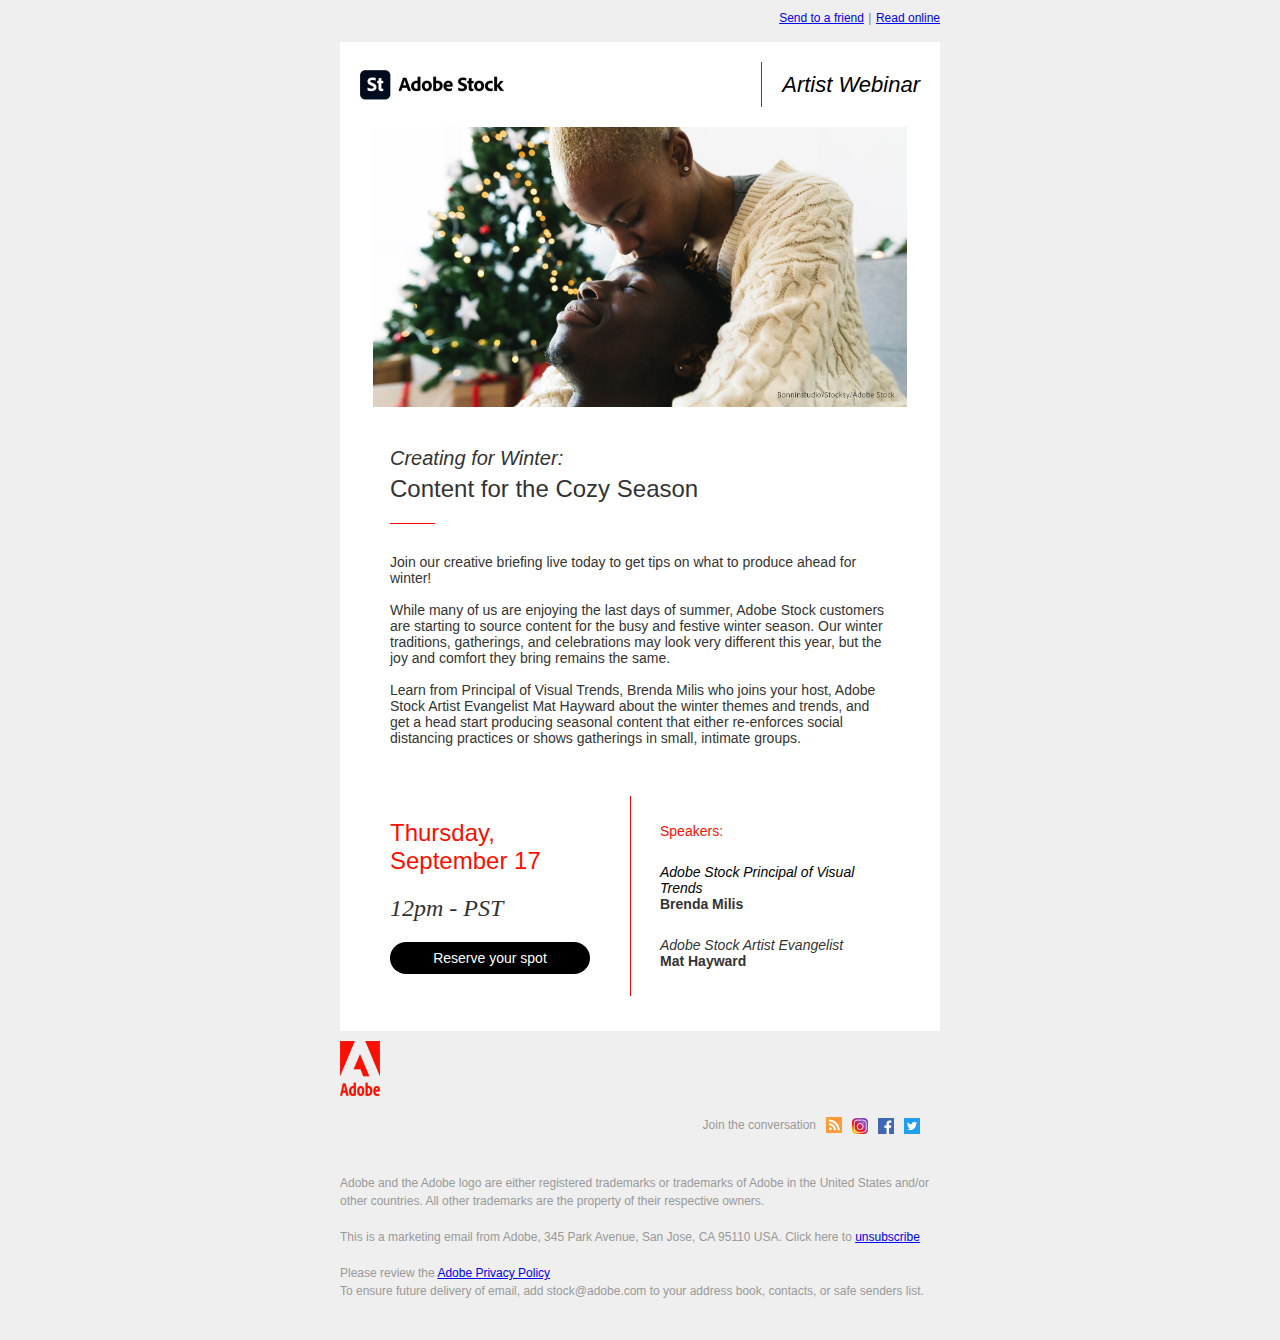
<file: adobe-page/letter-1/index.html>
<html>
	<head>
    	<meta charset="UTF-8">
    	<title>Adobe Stock email</title>
    	<meta name="discription" lang="eng" content="Adobe Stock #1 html,css">
    	<meta name="discription" lang="ru" content="Adobe Stock #1 html,css">
    	<meta name="author" content="Vadym Khmyrov">
    	<meta name="keywords" content="adobe stock email"> 
    	<meta name="viewport" content="width=device-width, initial-scale=1">
		<link rel="stylesheet" href="css/main.css">
	</head>
  	<body>
    	<header>
      		<ul class="header">
            	<li><a href="https://adobestock.adobe.com/index.php/email/emailWebview?ftf=true" target="blank">Send to a friend</a></li>
            	<li>|</li>
            	<li><a href="https://adobestock.adobe.com/index.php/email/emailWebview" target="blank">Read online</a></li>
     		</ul>
    	</header>
    	<main>
      		<div class="top-container">
        		<a href="https://stock.adobe.com/?mkt_tok=[base64]">
            	<img src="logo/logo_adobestock.png" width="144px">
            	</a>
            	<p></p>
            	<h1>Artist Webinar</h1>
        	</div>
        	<figure>
            	<img src="img/mail.jpeg" height="280px">
        	</figure>
       		<div class="section">
            	<p>Creating for Winter:</p>
            	<h2>Content for the Cozy Season</h2>
            	<hr align="left">
            	<p>Join our creative briefing live today to get tips on what to produce ahead for winter!
            	<br>
            	<br>
            	While many of us are enjoying the last days of summer, Adobe Stock customers are starting to source content for the busy and festive winter season. Our winter traditions, gatherings, and celebrations may look very different this year, but the joy and comfort they bring remains the same.
            	<br>
            	<br>
            	Learn from Principal of Visual Trends, Brenda Milis who joins your host, Adobe Stock Artist Evangelist Mat Hayward about the winter themes and trends, and get a head start producing seasonal content that either re-enforces social distancing practices or shows gatherings in small, intimate groups.</p>
        	</div>
        	<div class="flex-container">
            	<div class="flex-item-left">
               		<h3>Thursday,<br> September 17</h3>
               		<p>12pm - PST</p>
               		<button>Reserve your spot</button>
            	</div>
            	<div class="flex-item-center">
          			<p></p>
            	</div>
            	<div class="flex-item-right">
               		<h4>Speakers:</h4>
               		<p>
               			<i>Adobe Stock Principal of Visual Trends</i><br>
               			<b>Brenda Milis</b>
               		</p>
               		<p>
               			<i>Adobe Stock Artist Evangelist</i><br> 
               			<b>Mat Hayward</b>
               		</p>
           		</div>
        	</div>
    	</main>
    	<footer>
        	<a href="https://stock.adobe.com/ua/?mkt_tok=[base64]">
        	<img src="logo/logo_adobe.png" width="40px"></a>
        	<div class="socnetwork">
        		<p>Join the conversation</p>
        		<ul class="icon-socnetwork">
        			<li><img src="icon/icon_rss.png"></li>
           			<li><img src="icon/icon_instagram.png"></li>
            		<li><img src="icon/icon_facebook.png"></li>
            		<li><img src="icon/icon_twitter.png"></li>
        		</ul>
        	</div>
        	<p class="text-footer">Adobe and the Adobe logo are either registered trademarks or trademarks of Adobe in the United States and/or other countries. All other trademarks are the property of their respective owners.
        	<br>
        	<br>
        	This is a marketing email from Adobe, 345 Park Avenue, San Jose, CA 95110 USA. Click here to <a target="blank" href="https://www.adobe.com/unsubscribe.html?email=v.khmyrov@yahoo.com&token=owGbwMvMwMT4ynX2jfN5sRcY1ygncabmJmbm6JVUlMTt6Ewq08vOyK0syi9zqEzMyM/XS87P5eqYw8LAyMTAxsoEUsHAxSkA0++5kPmfrZCCyOnt0Yd07i7bsHlJlpmzxd1vL4Q+KhwU91scZFO9lH22z9eWHdsnLrOzTI954r/mVGDlx3fGShqZ0TveBjC+r94puPne9uOrt1cHfd31PzBMaPKX6TfbVj2JqNxe9s1VvWvLxfzY92Y2SUaXTk4PPVW3KN+fObLj/qxFOlnOL24e/jvPDgA=">unsubscribe</a>
        	<br>
        	<br>
        	Please review the <a target="blank" href="https://www.adobe.com/privacy.html?mkt_tok=[base64]">Adobe Privacy Policy</a>
        	<br>
        	To ensure future delivery of email, add stock@adobe.com to your address book, contacts, or safe senders list.</p>
    	</footer>
  	</body>
</html>
</file>
<file: adobe-page/letter-1/css/main.css>
* {
    box-sizing: border-box;
	font-family: 'adobe-clean', "Helvetica Neue", Arial, Helvetica, 'sans-serif';
}

/*
* {
	padding: 0;
	margin: 0;
	border: 0;
}

*,*:before,*after {
	-moz-box-sizing: border-box;
	-webkit-box-sizing: border-box;
	box-sizing: border-box;
}

:focus,:active {outline: none;}
a:focus,a:active {outline: none;}

nav,footer,header,aside {display: block;}

html,body {
	height: 100%;
	width: 100%;
	font-size: 100%;
	line-height: 1;
	font-size: 14px;
	ms-text-size-adjust: 100%;
	moz-text-size-adjust: 100%;
	webkit-text-size-adjust: 100%;
}

input, button, textarea {
	font-family: inherit;
}

input:: -ms-clear{display: none;}
button {cursor: pointer;}
button:: -moz-focus-inner {padding:0; border:0;}
a, a:visited {text-decoration: none;}
a:hover {text-decoration: none;}
ul li {list-style: none;}
img {vertical-align: top;}

h1,h2,h3,h4,h5,h6 {
	font-size: inherit;
	font-weight: 400;
}
*/


body {
	width: 600px;
	margin-left: auto;
  	margin-right: auto;
  	background: #efefef;
}


ul.header {
	text-align: right;
} 

.header li {
	  display: inline;
	  font-size: 12px;
	  color: grey;
}

main {
	background: #fff;
	margin-bottom: 10px;
}

div.top-container {
	display: flex;
    justify-content: space-between;
    padding: 20px;
}

.top-container :first-child {
	margin-top: auto;
	margin-bottom: auto;
}

.top-container :nth-child(2) {
	border-left: 1px solid red;
	height: 45px;
	margin: 0px 20px 0px auto;
}

h1 {
	font-size: 22px;
	font-weight: 100;
	font-style: italic;
	margin-top: auto;
	margin-bottom: auto;

}

figure {
	margin: 0px;
	text-align: center;
	margin-bottom: 40px;
}

.section {
	padding: 0 50px;
	margin-bottom: 50px;
}

.section :first-child {
	font-style: italic;
	font-weight: 100;
	font-size: 20px;
	color: #333333;
	margin-top: 0;
	margin-bottom: 5px;
}

h2 {
	font-weight: 300;
	font-size: 24px;
	color: #333333;
	margin-top: 0;
	margin-bottom: 20px;
}

hr {
	border: none;
	height: 1px;
	width: 45px;
	background: red;
	margin-top: 0px;
	margin-bottom: 30px;
}

.section :nth-child(4) {
	font-weight: 300;
	font-size: 14px;
	color: #333333;
	margin: 0;
}

.flex-container {
	display: flex;
	padding: 0 50px 35px 50px; 
	align-items: center;
}

.flex-item-left {
	flex: 48%;

}

h3 {
	font-weight: normal;
	font-size: 24px;
	font-weight: 300;
	color: #FA0F00;
	margin-top: 0;
	margin-bottom: 20px;
}

.flex-item-left :nth-child(2) {
	font-weight: 100;
	font-style: italic;
	font-size: 24px;
	color: #333333;
	font-family: "Helvetica Neue";
	margin-top: 0;
	margin-bottom: 20px;

}

button {
	background-color: #000000;
	border: none;
	color: #ffffff;
	padding: 8px 20px;
	text-align: center;
	font-size: 14px;
	font-weight: 300;
	width: 200px;
	border-radius: 100px;
}

.flex-item-center {
	flex: 6%;
	border-left: 1px solid red;
	height: 200px;
}

.flex-item-right {
	flex: 46%;
}

h4 {
	font-size: 14px;
	color: #fa0f00;
	font-weight: 300;
	margin-top: 0;
	margin-bottom: 25px;
}

.flex-item-right :nth-child(2) {
	font-size: 14px;
	margin-top: 0;
	margin-bottom: 25px;
}

.flex-item-right :nth-child(3) {
	font-size: 14px;
	color: #333333;
	margin-top: 0;
	margin-bottom: 0;
}

.socnetwork {
	display: flex;
	justify-content: flex-end;
	align-items: center;
	margin-bottom: 40px;
	margin-top: 20px;

}

.socnetwork :first-child {
	font-size: 12px;
	font-weight: normal;
	color: #999999;
	vertical-align: middle;
	margin-top: 0;
	margin-bottom: 0;
}

ul.icon-socnetwork {
	list-style: none;
	display: flex;
	align-items: center;
	padding-left: 10px;
	margin-right: 10px;
	margin-top: 0;
	margin-bottom: 0;

}

.icon-socnetwork img {
	width: 16px;
	margin-right: 10px;
}

.text-footer {
	font-size: 12px;
	font-weight: normal;
	color: #999999;
	text-align: left;
	line-height: 18px;
	margin-top: 0;
	margin-bottom: 40px;
	padding-right: 10px;
}
</file>
